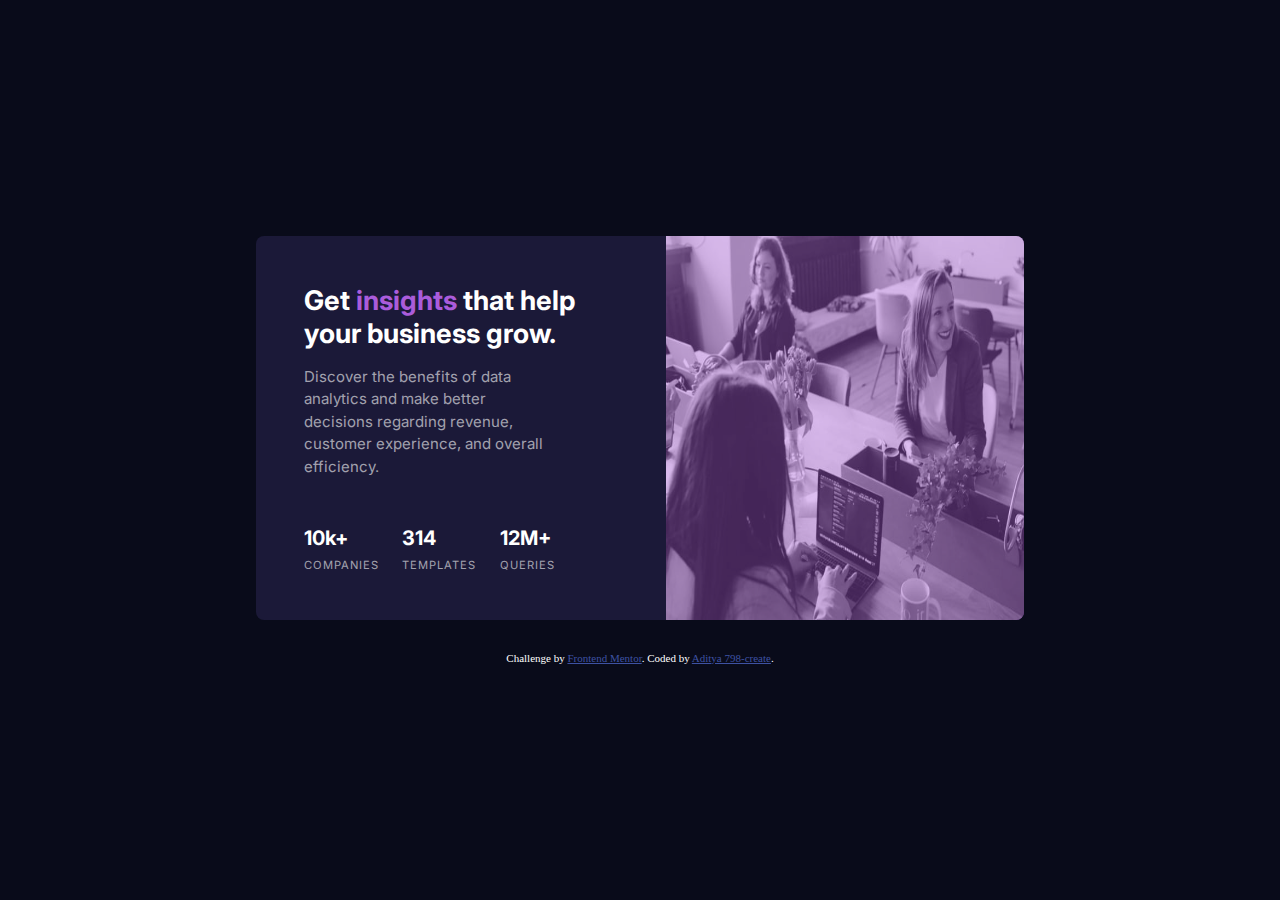
<file: card component/index.html>
<!DOCTYPE html>
<html lang="en">

<head>
    <meta charset="UTF-8" />
    <meta name="viewport" content="width=device-width, initial-scale=1.0" />
    <!-- displays site properly based on user's device -->

    <link rel="icon" type="image/png" sizes="32x32" href="./images/favicon-32x32.png" />

    <link rel="stylesheet" href="styles.css" />

    <title>Frontend Mentor | Stats preview card component</title>
</head>

<body>
    <div class="wrapper">
        <div class="container">
            <article class="card-1">
                <img src="./images/image-header-mobile.jpg" alt="img" />
            </article>

            <article class="card-2">
                <h1>Get <span>insights</span> that help your business grow.</h1>
                <p>
                    Discover the benefits of data analytics and make better decisions
                    regarding revenue, customer experience, and overall efficiency.
                </p>
                <ul class="stats">
                    <li>10k+ <span>companies</span></li>
                    <li>314 <span>templates</span></li>
                    <li>12m+ <span>queries</span></li>
                </ul>
            </article>
        </div>

        <div class="attribution">
            Challenge by
            <a href="https://www.frontendmentor.io?ref=challenge" target="_blank">Frontend Mentor</a>. Coded by <a
                href="#">Aditya 798-create</a>.
        </div>
    </div>
</body>

</html>
</file>
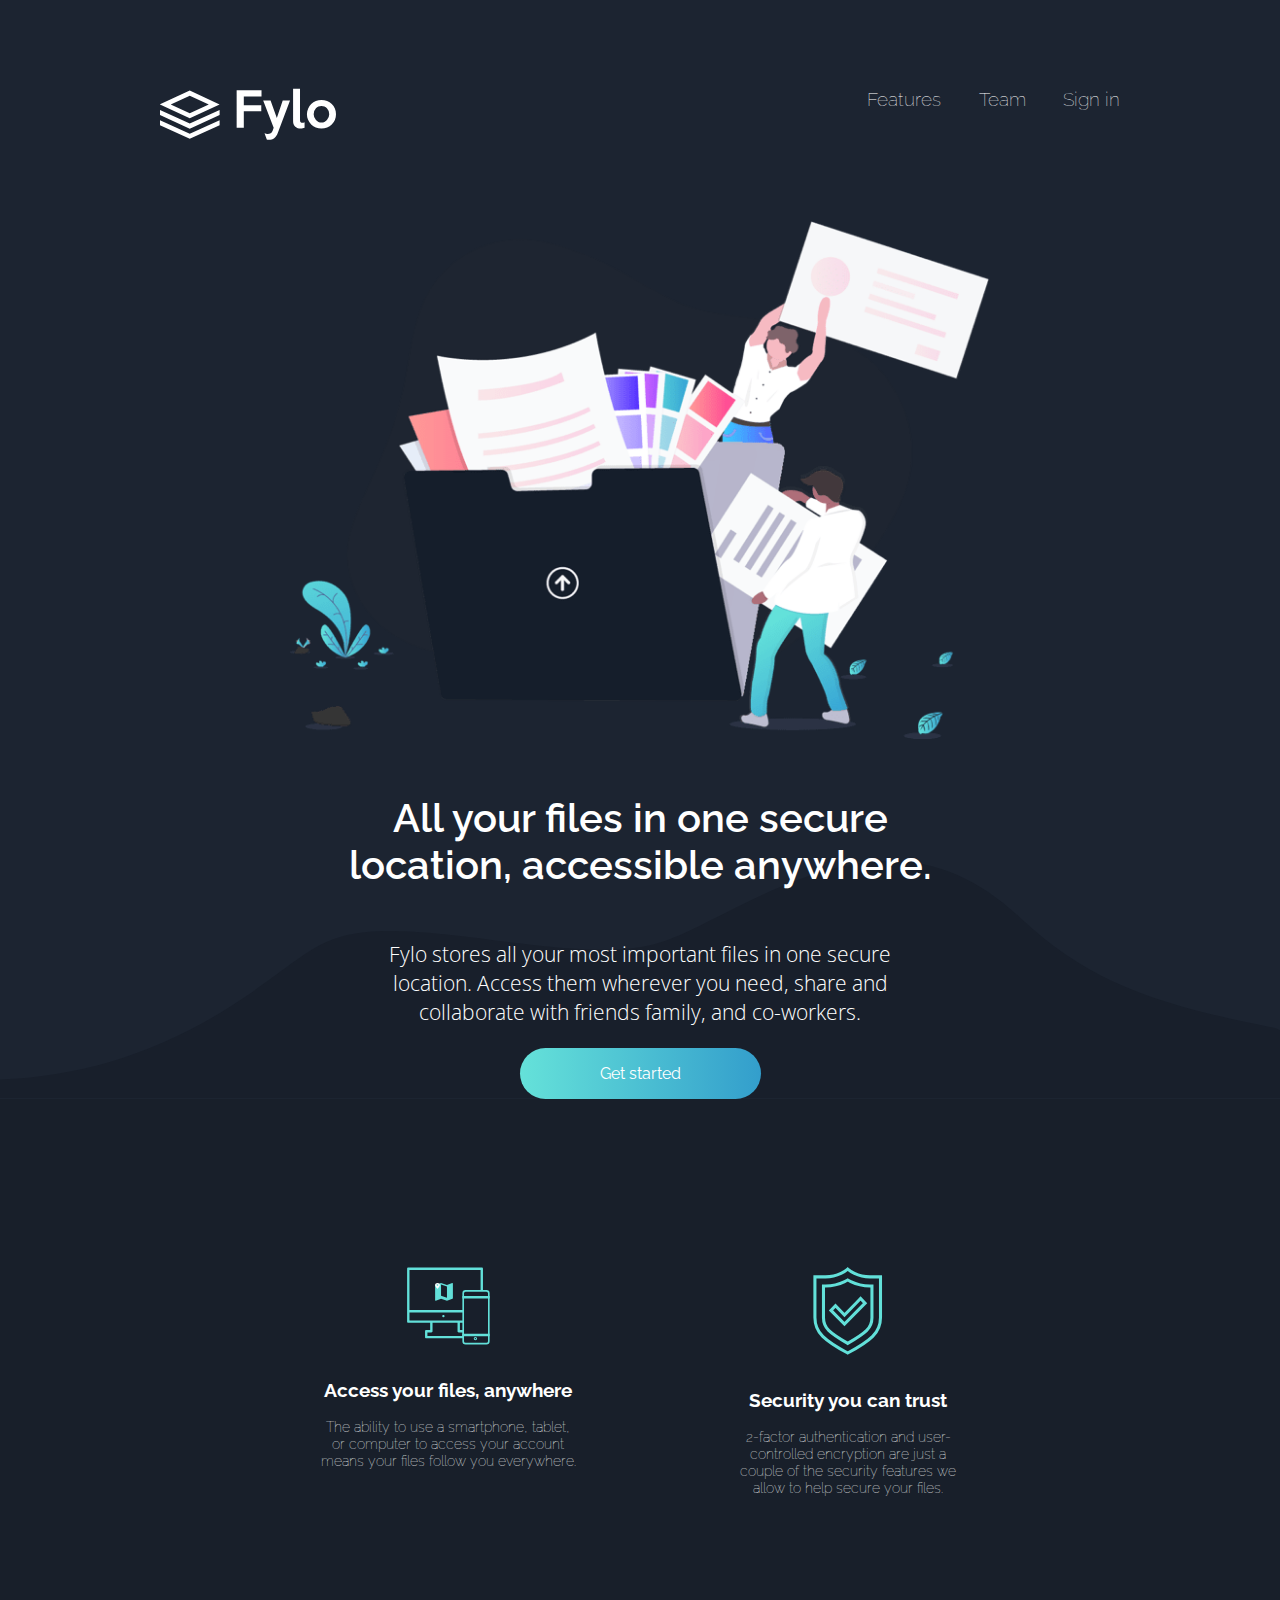
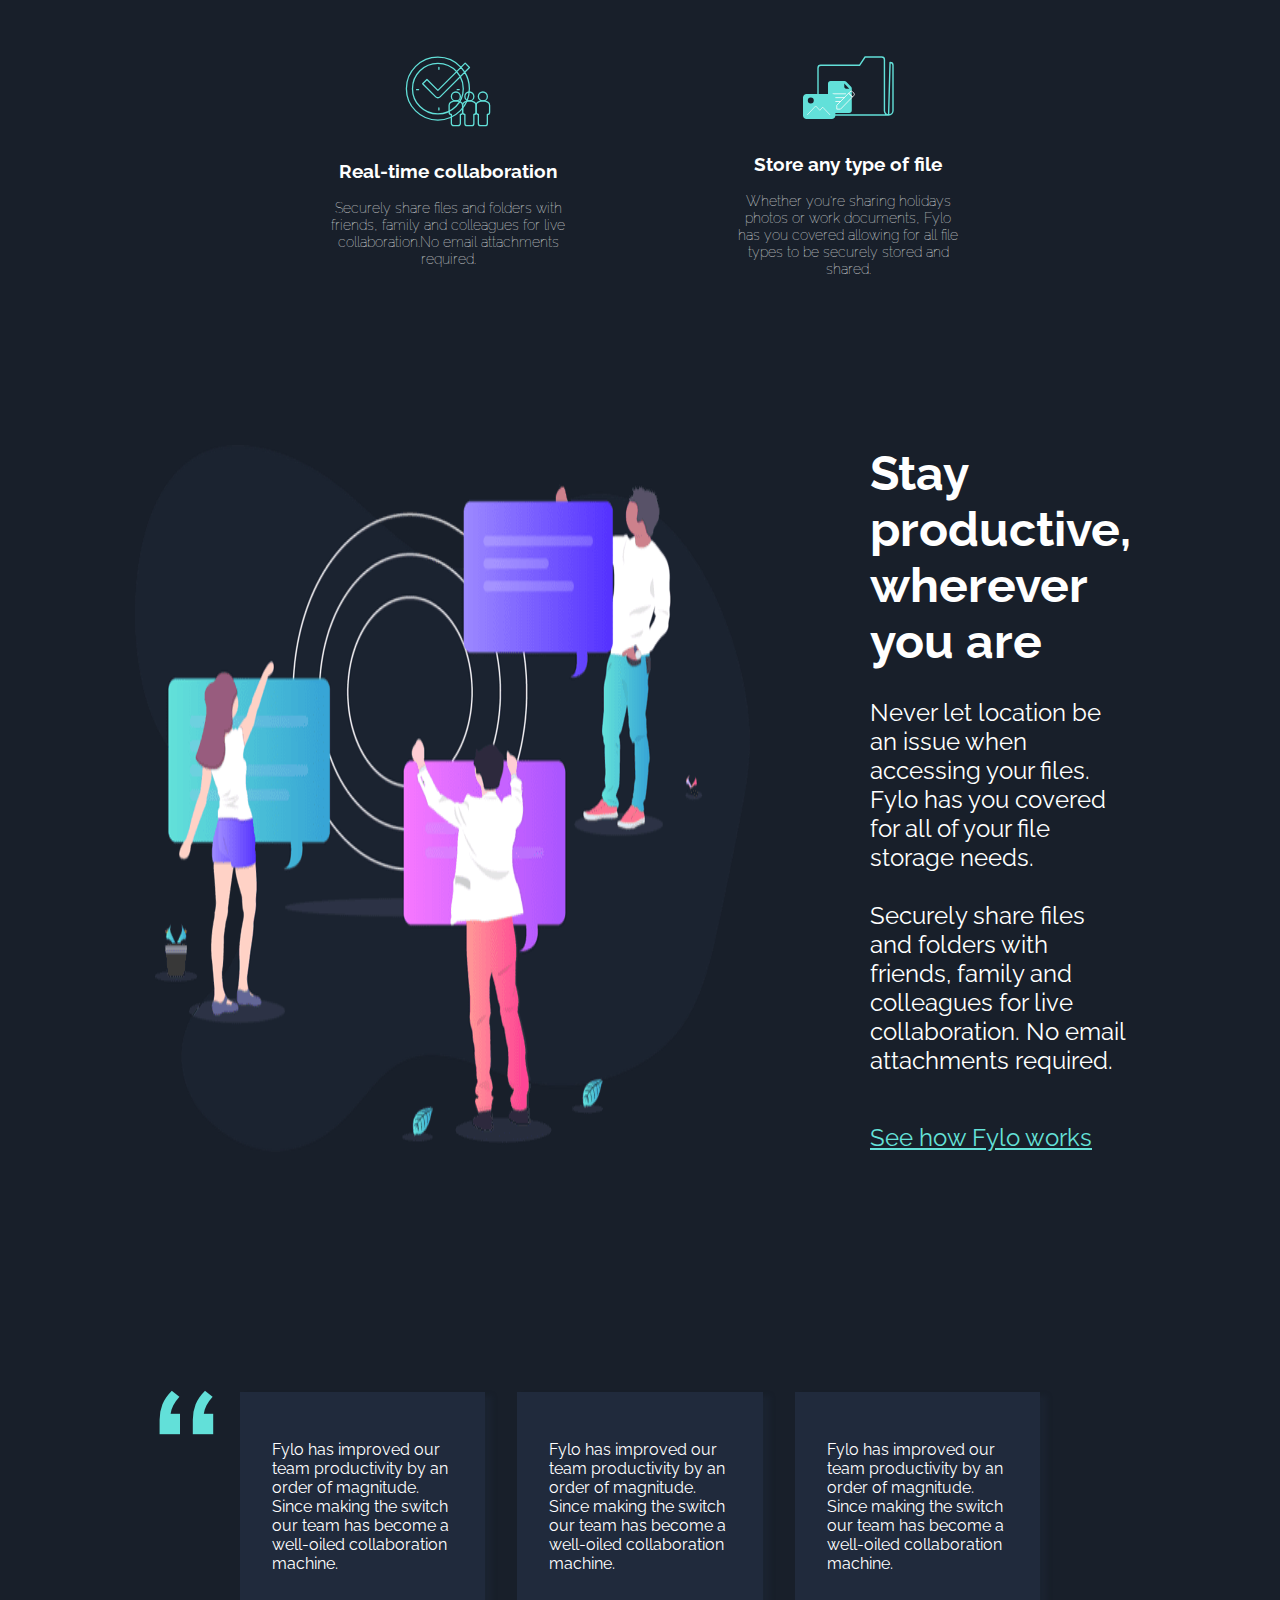
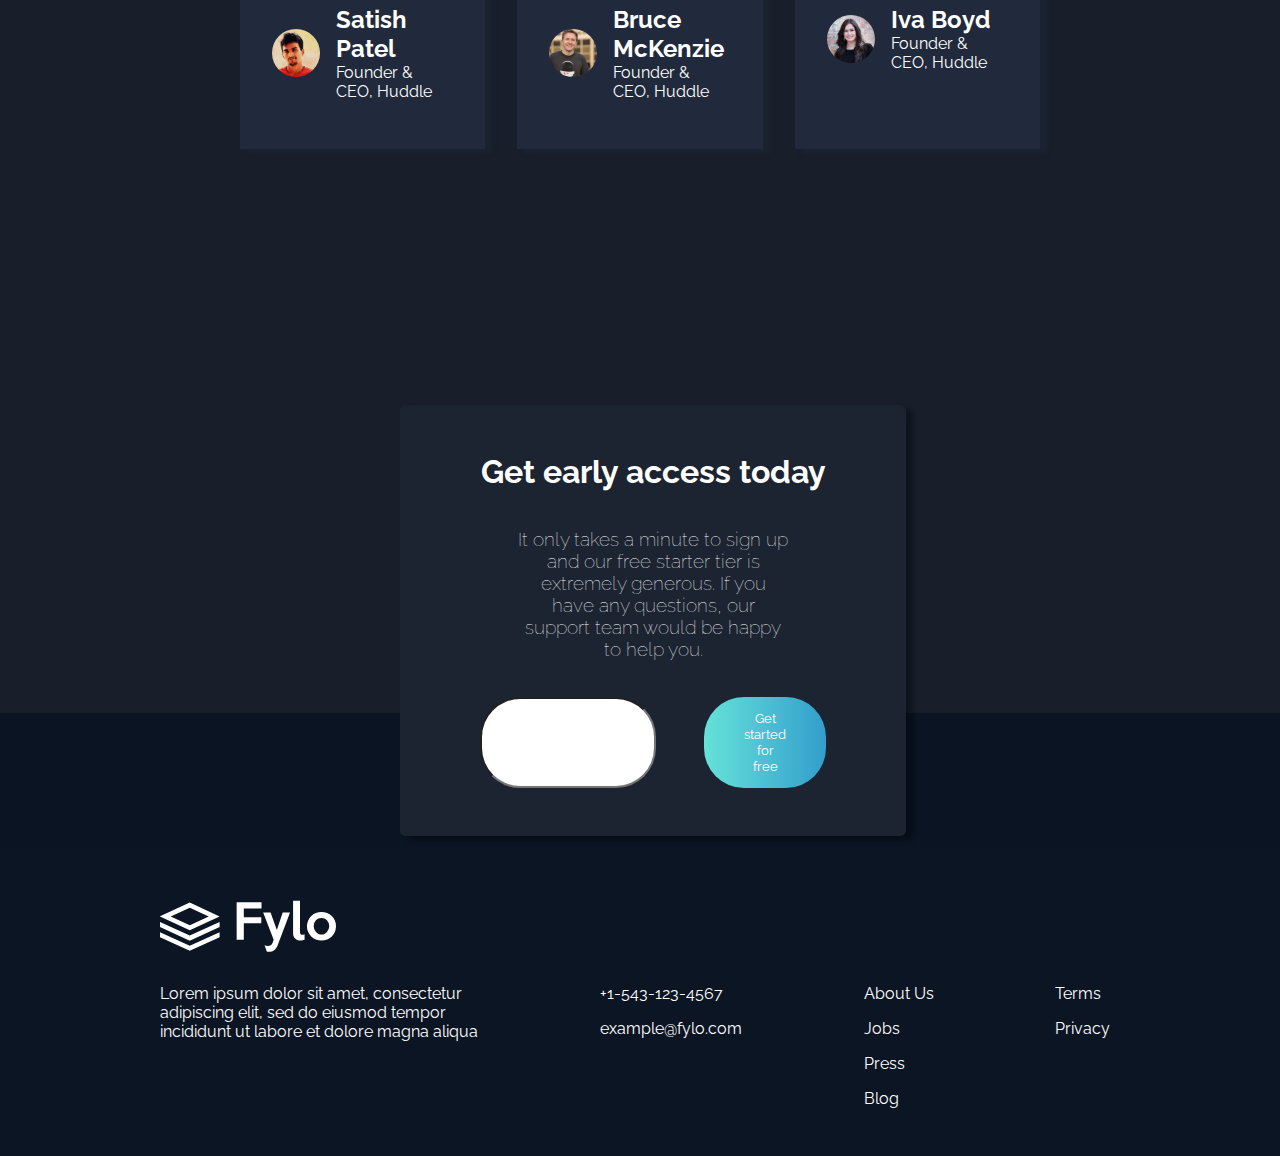
<file: flyo dark page/index.html>
<!DOCTYPE html>
<html lang="en">

<head>
    <meta charset="UTF-8">
    <link rel="stylesheet" href="https://cdnjs.cloudflare.com/ajax/libs/font-awesome/5.15.3/css/all.min.css"
        integrity="sha512-iBBXm8fW90+nuLcSKlbmrPcLa0OT92xO1BIsZ+ywDWZCvqsWgccV3gFoRBv0z+8dLJgyAHIhR35VZc2oM/gI1w=="
        crossorigin="anonymous" />
    <meta name="viewport" content="width=device-width, initial-scale=1.0">
    <!-- displays site properly based on user's device -->
    <link rel="preconnect" href="https://fonts.gstatic.com">
    <link href="https://fonts.googleapis.com/css2?family=Open+Sans:wght@400;700&display=swap" rel="stylesheet">
    <link href="https://fonts.googleapis.com/css2?family=Raleway:wght@400;700&display=swap" rel="stylesheet">
    <link rel="icon" type="image/png" sizes="32x32" href="./images/favicon-32x32.png">

    <title>Frontend Mentor | Fylo landing page with dark theme and features grid</title>
    <link rel="stylesheet" href="style.css">
    <style>
        .attribution {
            font-size: 11px;
            text-align: center;
        }

        .attribution a {
            color: hsl(228, 45%, 44%);
        }
    </style>
</head>

<body style="background-color: hsl(217, 28%, 15%);">

    <div class="navbar">
        <img class="logo" src="images/logo.svg">
        <div class="nav-links">
            <h3>Features</h3>
            <h3>Team</h3>
            <h3>Sign in</h3>
        </div>
    </div>

    <div class="main-body">

        <div class="intro-container">
            <img class="intro-folder" src="images/illustration-intro.png" width="700px">
            <h1>All your files in one secure location, accessible anywhere.</h1>
            <h2>Fylo stores all your most important files in one secure location. Access them wherever you need, share
                and collaborate with friends family, and co-workers.</h2>
            <a href="#home">Get started</a>
        </div>


        <div class="features-container">
            <div class="feature feature1">
                <img src="images/icon-access-anywhere.svg">
                <h3>Access your files, anywhere</h3>
                <h4>The ability to use a smartphone, tablet, or computer to access your account means your files follow
                    you everywhere. </h4>
            </div>
            <div class="feature feature2">
                <img src="images/icon-security.svg">
                <h3>Security you can trust</h3>
                <h4>2-factor authentication and user-controlled encryption are just a couple of the security features we
                    allow to help secure your files.</h4>
            </div>
            <div class="feature feature3">
                <img src="images/icon-collaboration.svg">
                <h3>Real-time collaboration</h3>
                <h4>Securely share files and folders with friends, family and colleagues for live collaboration.No email
                    attachments required.</h4>
            </div>
            <div class="feature feature4">
                <img src="images/icon-any-file.svg">
                <h3>Store any type of file</h3>
                <h4>Whether you're sharing holidays photos or work documents, Fylo has you covered allowing for all file
                    types to be securely stored and shared.</h4>
            </div>

        </div>

        <div class="works-container">
            <img src="images/illustration-stay-productive.png">
            <div class="works-text">
                <h1>Stay productive,<br> wherever you are</h1>
                <p><br>Never let location be an issue when accessing your files. Fylo has you covered for all of your
                    file storage needs. <br><br> Securely share files and folders with friends, family and colleagues
                    for live collaboration. No email attachments required.</p>
                <a href="#">See how Fylo works</a>
            </div>
        </div>
    </div>

    <div class="testi-container">
        <div class="card card1">
            <div class="text">Fylo has improved our team productivity by an order of magnitude. Since making the switch
                our team has become a well-oiled collaboration machine.</div>
            <div class="author">
                <img src="images/profile-1.jpg">
                <div class="author-id">
                    <h2>Satish Patel</h2>
                    <p>Founder & CEO, Huddle</p>
                </div>
            </div>
        </div>
        <div class="card card2">
            <div class="text">Fylo has improved our team productivity by an order of magnitude. Since making the switch
                our team has become a well-oiled collaboration machine.</div>
            <div class="author">
                <img src="images/profile-2.jpg">
                <div class="author-id">
                    <h2>Bruce McKenzie</h2>
                    <p>Founder & CEO, Huddle</p>
                </div>
            </div>
        </div>
        <div class="card card3">
            <div class="text">Fylo has improved our team productivity by an order of magnitude. Since making the switch
                our team has become a well-oiled collaboration machine.</div>
            <div class="author">
                <img src="images/profile-3.jpg">
                <div class="author-id">
                    <h2>Iva Boyd</h2>
                    <p>Founder & CEO, Huddle</p>
                </div>
            </div>
        </div>
    </div>

    <div class="subscribe-container">
        <div class="subscribe-card">
            <h1>Get early access today</h1>
            <h3>It only takes a minute to sign up and our free starter tier is extremely generous. If you have any
                questions, our support team would be happy to help you.</h3>
            <form>
                <input type="text">
                <button>Get started for free</button>
            </form>
        </div>
    </div>


    <footer>

        <div class="footer-container">
            <img src="images/logo.svg" class="footer-img">
            <div class="location">

                <p>
                    Lorem ipsum dolor sit amet, consectetur <br> adipiscing elit,
                    sed do eiusmod tempor<br>incididunt ut labore et dolore magna aliqua
                <p>
            </div>
            <div class="contact">
                <p> +1-543-123-4567</p>
                <p> example@fylo.com</p>
            </div>
            <div class="quick1">
                <p>About Us</p>
                <p>Jobs</p>
                <p>Press</p>
                <p>Blog</p>
            </div>
            <div class="quick2">
                <p>Terms</p>
                <p>Privacy</p>
            </div>
        </div>
    </footer>
    <link rel="stylesheet" href="style.css">
</body>

</html>
</file>
<file: card component/styles.css>
@import url("https://fonts.googleapis.com/css2?family=Inter:wght@400;700&family=Lexend+Deca&display=swap");

/* 
font-family: 'Inter', sans-serif;
font-family: 'Lexend Deca', sans-serif;
*/

* {
  margin: 0;
  padding: 0;
  box-sizing: border-box;
}

body {
  background-color: hsl(233, 47%, 7%);
  color: hsl(0, 0%, 100%);
  font-size: 15px;
}

.wrapper {
  height: 100vh;
  padding: 6rem 1.5rem;
}
.container {
  display: flex;
  flex-direction: column;
}
.card-1 {
  background-color: hsl(277, 64%, 61%);
  border-top-left-radius: 0.5rem;
  border-top-right-radius: 0.5rem;
}
.card-1 img {
  height: 100%;
  width: 100%;
  display: block;
  opacity: 0.6;
  border-top-left-radius: 0.5rem;
  border-top-right-radius: 0.5rem;
}
.card-2 {
  background-color: hsl(244, 38%, 16%);
  text-align: center;
  padding: 2.5rem 2rem;
  border-bottom-right-radius: 0.5rem;
  border-bottom-left-radius: 0.5rem;
}

.card-2 h1 {
  font-family: "Inter", sans-serif;
  font-size: 1.7rem;
  font-weight: 700;
  margin-bottom: 1rem;
}

.card-2 h1 span {
  color: hsl(277, 64%, 61%);
}
.card-2 p {
  font-family: "Inter", sans-serif;
  font-weight: 400;
  color: hsla(0, 0%, 100%, 0.6);
  line-height: 1.5;
  margin-bottom: 2rem;
}

.stats {
  list-style: none;
}
.stats li {
  font-family: "Inter", sans-serif;
  font-weight: 700;
  font-size: 1.25rem;
  margin-bottom: 2rem;
}
.stats li span {
  display: block;
  font-family: "Inter", sans-serif;
  font-weight: 400;
  color: hsla(0, 0%, 100%, 0.6);
  text-transform: uppercase;
  font-size: 0.7rem;
  margin-top: 0.5rem;
  letter-spacing: 1px;
}

.stats li:nth-child(3) {
  text-transform: uppercase;
  margin-bottom: 0;
}
.attribution {
  font-size: 11px;
  text-align: center;
  margin-top: 2rem;
}
.attribution a {
  color: hsl(228, 45%, 44%);
}

@media screen and (min-width: 800px) {
  .wrapper {
    padding: 0;
    display: flex;
    flex-direction: column;
    justify-content: center;
    align-items: center;
  }
  .container {
    width: 60%;
    flex-direction: row-reverse;
  }
  .card-1 {
    flex-shrink: 1;
    flex-basis: 100%;
    border-top-left-radius: 0;
    border-bottom-right-radius: 0.5rem;
  }
  .card-1 img {
    height: 100%;
    width: 100%;
    border-top-left-radius: 0;
    border-bottom-right-radius: 0.5rem;
  }
  .card-2 {
    padding: 3rem;
    flex-basis: 100%;
    text-align: left;
    border-bottom-right-radius: 0;
    border-top-left-radius: 0.5rem;
  }
  .card-2 h1 {
    width: 90%;
  }
  .card-2 p {
    width: 80%;
    margin-bottom: 3rem;
  }
  .stats {
    max-width: 80%;
    display: flex;
    justify-content: space-between;
    align-items: center;
  }
  .stats li {
    margin: 0;
  }
}
</file>
<file: flyo dark page/style.css>
*{
    margin:0;
    padding:0;
    color:white;
    font-family: 'Raleway', sans-serif;
}
@media only screen and (max-width:450px){
    .nav-links{
        display: none!important;
    }
}
@media only screen and (max-width:700px){
    .navbar{
        padding: 2em!important;
    }
    .intro-folder{
        width:70%;
    }
    .intro-container{
        background-image: url('images/bg-curvy-mobile.svg');
    }
}
@media only screen and (max-width:1200px){
    .intro-container{
        padding: 2em!important;
    }
    .features-container{
        grid-template-areas: 
        '.'
        '.'
        '.'
        '.'!important;
        padding: 10em 0!important;
    }
    .works-container{
        flex-direction: column;
        padding:0 1em!important;
    }
    .works-text{
        margin: 3em !important;
    }
    .testi-container{
        flex-direction: column;
        row-gap: 2em;
        background-position:27% 17%!important;
        padding:3em !important;
    }
    .feature{
        padding:0 5em;
    }
    .subscribe-container{
        padding : 0 !important;
    }
    form{
        flex-direction: column;
        row-gap: 2em;
    }
    .footer-container{
        grid-template-areas: 
        'logo'
        'location'
        'contact'
        'quick1'
        'quick2'!important;
        padding-left: 2em!important;
    }
    input{
        flex: 1 1 2em!important;
    }
}
.navbar{
    display: flex;
    justify-content: space-between;
    padding: 5.5em 10em 5em 10em;
}
.nav-links{
    display: flex;
    
}
.nav-links > h3{
    margin-left:2em;
    font-weight: 100;
    
}
.main-body{
    display: flex;
    flex-direction: column;
}
.intro-container{
    display: flex;
    flex-direction: column;
    text-align: center;
    background-image: url('images/bg-curvy-desktop.svg');
    background-size:100% 27%;
    background-repeat: no-repeat;
    background-position:bottom;
    padding: 0 26%;
}
.intro-folder{
    align-self:center;
    margin-bottom:3.4em;
    
}
.intro-container > h1{
    margin-bottom:1.3em;
    font-size: 2.5em;
    font-weight: 600;
}
.intro-container > h2{
    line-height:1.4em;
    font-weight: 300;
    margin:0 2em;
    font-size:1.3em;
    margin-bottom:1em;
    font-family: 'Open Sans', sans-serif;
}
.intro-container > a{
    background-image:linear-gradient(to right, hsl(176, 68%, 64%), hsl(198, 60%, 50%));
    padding: 1em 5em;
    align-self: center;
    border-radius: 3em;
    text-decoration: none;
}
.features-container{
    display: grid;
    grid-template-areas: 
    '. .'
    '. .';
    background-color:hsl(218, 28%, 13%);
    padding: 10.5em 20em;
    column-gap: 10em;
    row-gap: 10em;
}
.feature{
    justify-self: center;
    text-align: center;
}
.feature > h3{
    padding:1.6em 0 0.9em;
}
.feature > h4{
    font-weight: 100;
    font-size:0.9em;
}
.works-container{
    display: flex;
    background-color:hsl(218, 28%, 13%);
    padding:0 15vh;
}
.works-text{
    align-self: center;
    margin-left:5em;
    margin-right:1em;
    font-size: 1.5em;
}
.works-text > p{
    padding-bottom:2em;
}
.works-text > a{
    color:hsl(176, 68%, 64%);
    text-decoration: underline;
}
.testi-container{
    background-color: hsl(218, 28%, 13%);
    background-image: url("images/bg-quotes.png");
    background-position: 13% 30%;
    background-repeat: no-repeat;
    padding:15em 15em;
    display: flex;
    flex:1 1 200cm;
    column-gap: 2em;
}
.author{
    padding-top:2em;
    display:flex;
    column-gap: 1em;
}
.author > img{
    border-radius: 50%;
    width:3em;
    height: 3em;
    align-self: center;
}
.card{
    background-color:#202a3c;
    padding:3em 2em;
    box-shadow: 7px 4px 5px 0px rgba(32,42,60,0.35);
    font-family: 'Raleway', sans-serif;
}
.subscribe-container{
    background: linear-gradient(180deg, hsl(218, 28%, 13%) 70%, hsl(216, 53%, 9%) 50%);
    padding:1em 25em;
    display:flex;
}
.subscribe-card{
    flex-direction: column;
    display: flex;
    border-radius: 0.35em;
    background-color:hsl(217, 28%, 15%);
    text-align: center;
    padding:3em 5em;
    box-shadow: 7px 4px 5px 0px rgba(0,0,0,0.35);

}
.subscribe-card > h3{
    margin:2em;
    font-weight: 100;
}
input{
    background-color:white;
    color:blue;
    border-radius: 3em;
    padding:1em 0em;
    flex: 1 1 200px;
    
}
button{
    background-image: linear-gradient(to right, rgb(101, 226, 217), rgb(51, 158, 204));
    border-radius: 3em;
    padding:1em 3em;
    flex:1 1 50px;
    border-style: none;
}
form{
    display: flex;
    column-gap: 3em;
}
.footer-container{
    background-color: hsl(216, 53%, 9%);
    padding:3em;
    padding-left:10em;
    display:grid;
    row-gap:2em;
    grid-template-areas:
    'logo logo logo logo'
    'location contact quick1 quick2';
}
.footer-container > div{
    row-gap: 1em;
    display: flex;
    flex-direction: column;
    column-gap: 2em;
    row-gap:1em;
}
.footer-container > div > *{
    flex-direction: row!important;
    
}
.footer-img{
    grid-area:logo;
}
</file>
